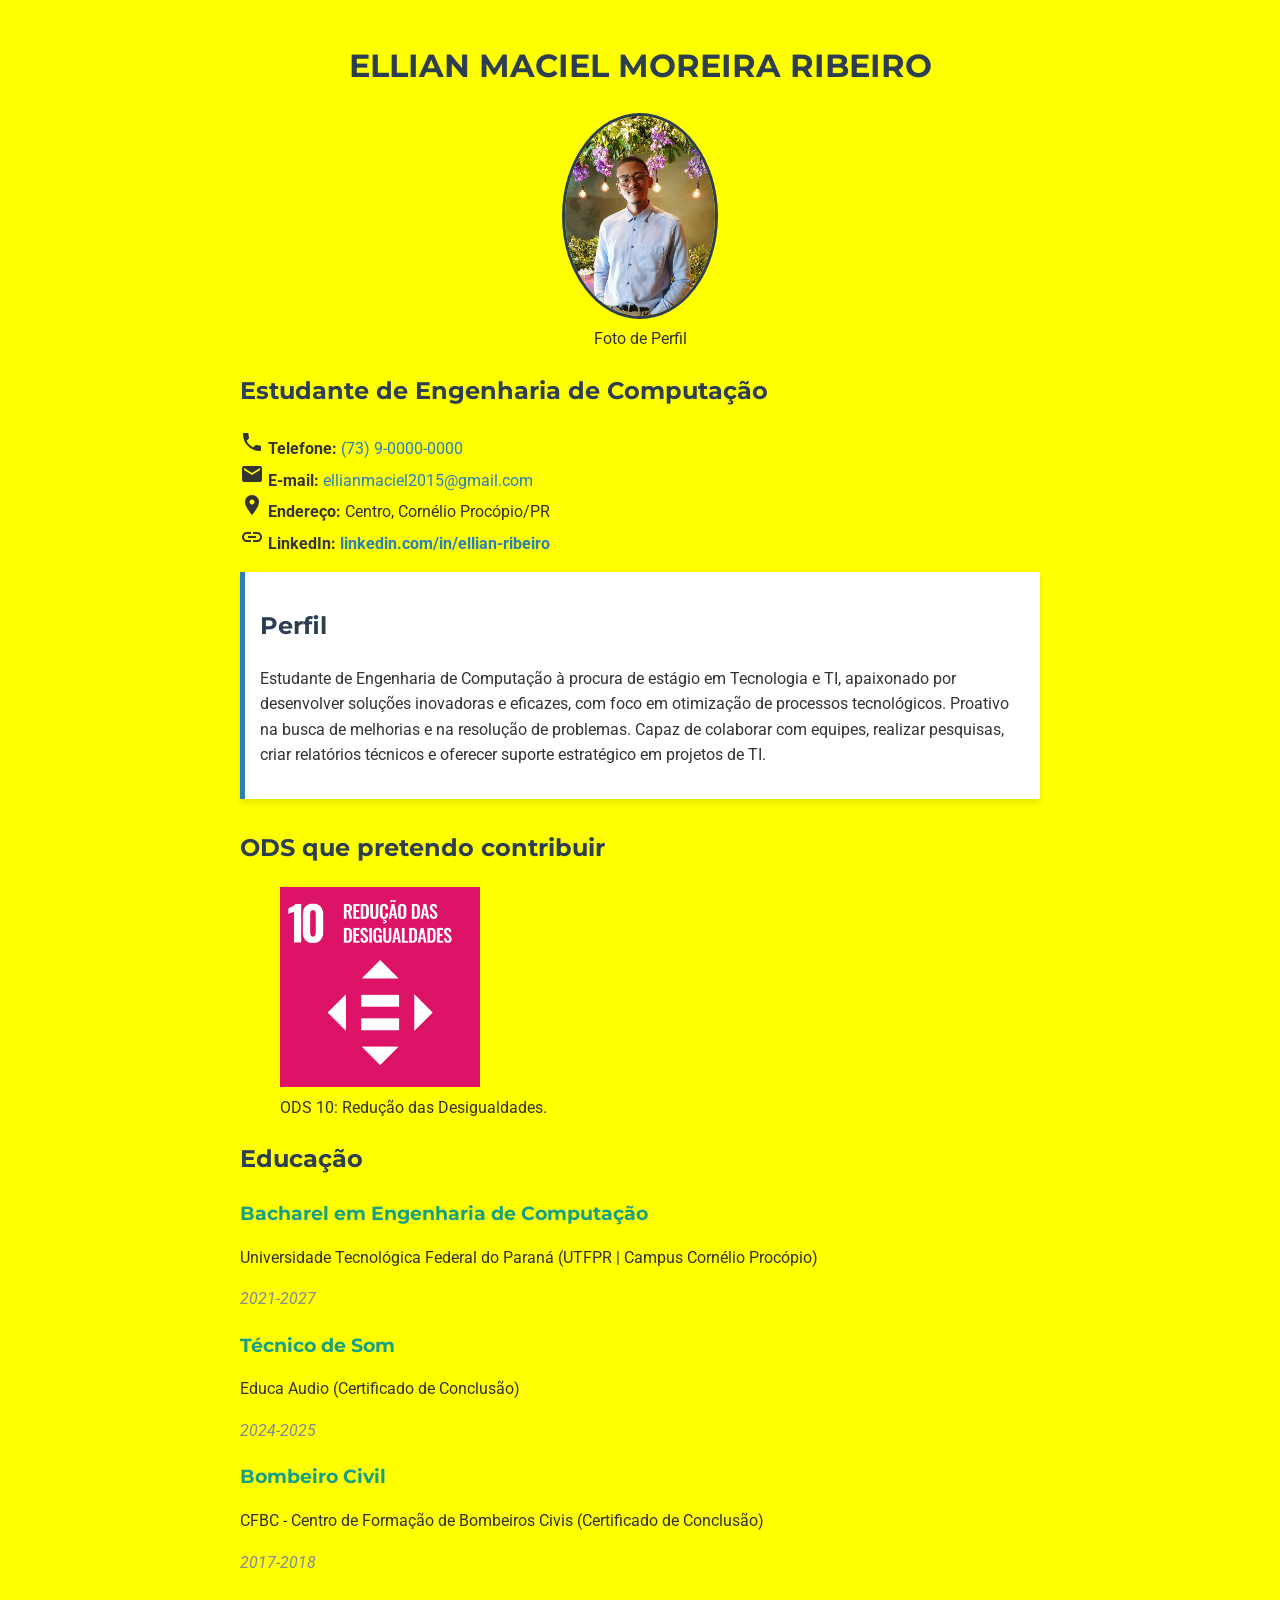
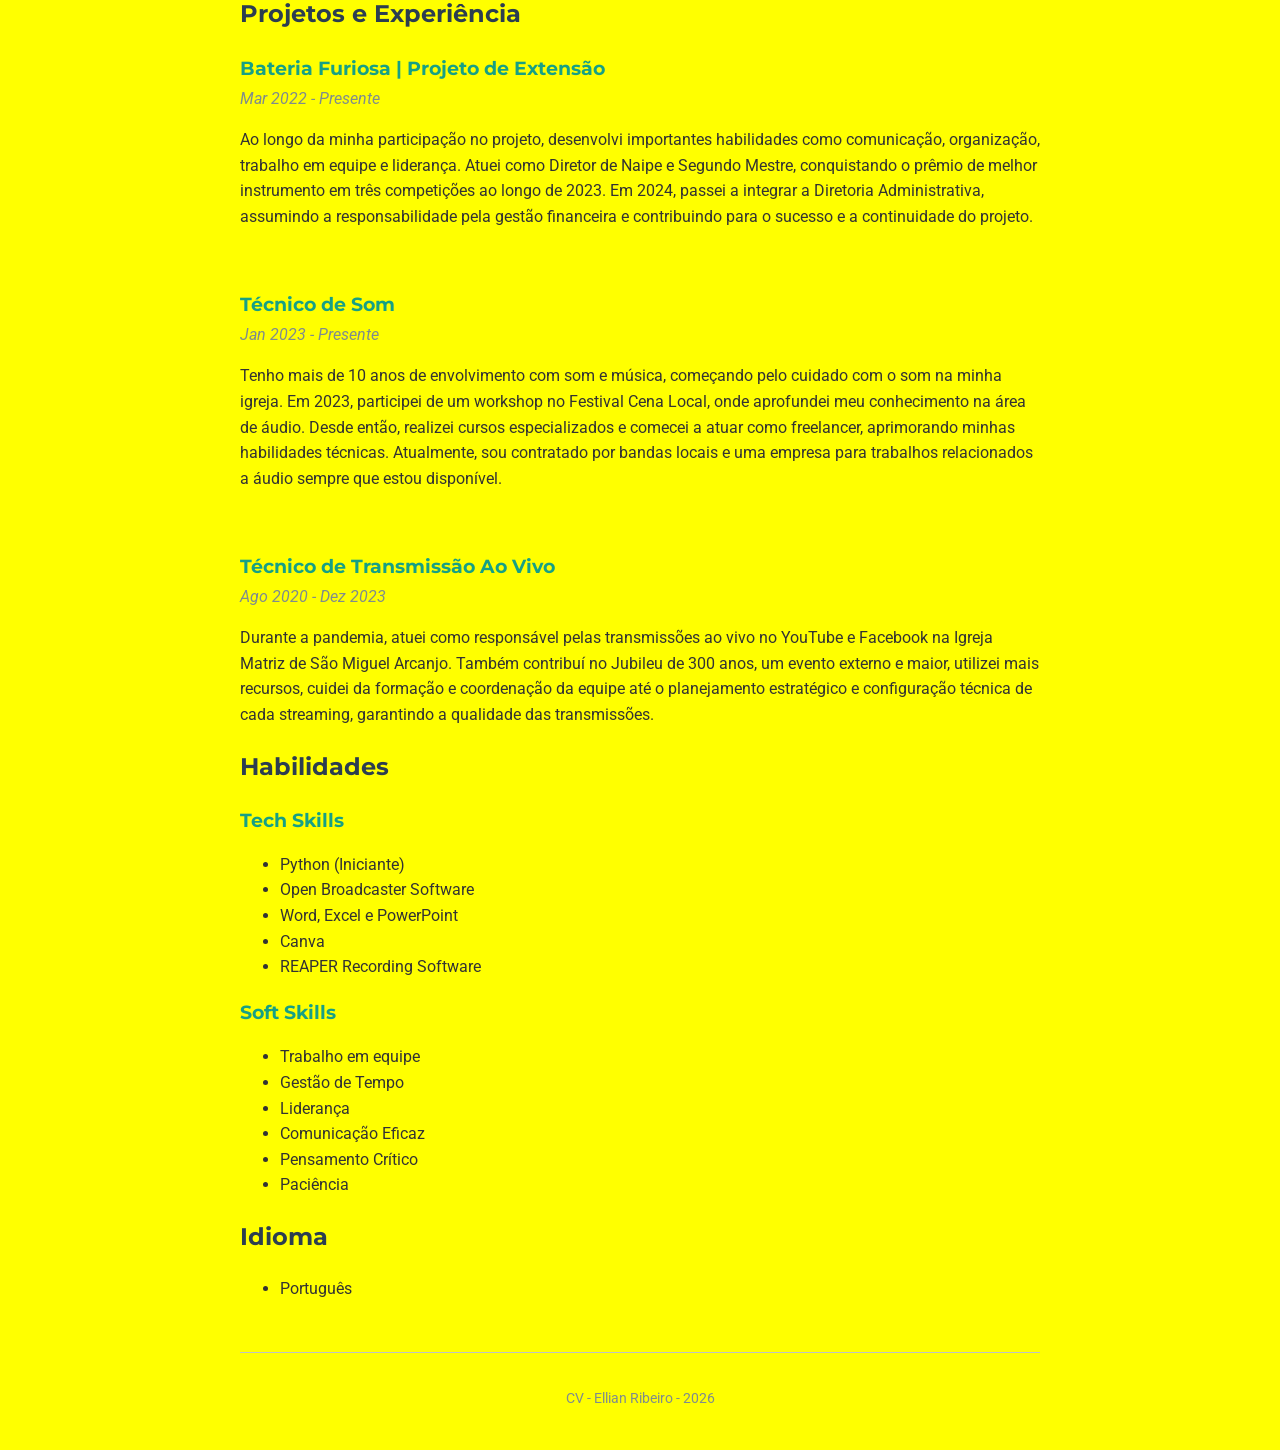
<file: Curriculo_Ellian/index.html>
<!DOCTYPE html>
<html lang="pt-br">
<head>
    <meta charset="UTF-8">
    <meta name="viewport" content="width=device-width, initial-scale=1.0">
    <title>Currículo - Ellian Maciel Moreira Ribeiro</title>
    
    
    <link rel="preconnect" href="https://fonts.googleapis.com">
    <link rel="preconnect" href="https://fonts.gstatic.com" crossorigin>
    <link href="https://fonts.googleapis.com/css2?family=Montserrat:wght@700&family=Roboto:ital,wght@0,400;0,700;1,400&display=swap" rel="stylesheet">
    
    
    <link rel="stylesheet" href="https://fonts.googleapis.com/icon?family=Material+Icons">
    
    
    <link rel="stylesheet" href="css/style.css">
</head>
<body>
    <header id="cabecalho">
        <h1>Ellian Maciel Moreira Ribeiro</h1>
        
        <figure class="foto-perfil">
            <img src="figs/perfil.jpg" alt="Foto de perfil de Ellian Ribeiro" width="150">
            <figcaption>Foto de Perfil</figcaption>
        </figure>

        <h2>Estudante de Engenharia de Computação</h2>
        <p>
            <i class="material-icons">phone</i> <strong>Telefone:</strong> <a href="tel:+5573900000000">(73) 9-0000-0000</a><br>
            <i class="material-icons">email</i> <strong>E-mail:</strong> <a href="mailto:ellianmaciel2015@gmail.com">ellianmaciel2015@gmail.com</a><br>
            <i class="material-icons">location_on</i> <strong>Endereço:</strong> Centro, Cornélio Procópio/PR<br>
            <i class="material-icons">link</i> <strong>LinkedIn:</strong> <a href="https://www.linkedin.com/in/ellian-ribeiro" target="_blank">linkedin.com/in/ellian-ribeiro</a>
        </p>
    </header>

    <main>
        <section id="resumo">
            <h2>Perfil</h2>
            <p>Estudante de Engenharia de Computação à procura de estágio em Tecnologia e TI, apaixonado por desenvolver soluções inovadoras e eficazes, com foco em otimização de processos tecnológicos. Proativo na busca de melhorias e na resolução de problemas. Capaz de colaborar com equipes, realizar pesquisas, criar relatórios técnicos e oferecer suporte estratégico em projetos de TI.</p>
        </section>

        
        <section>
            <h2>ODS que pretendo contribuir</h2>
            <figure>
                <img src="figs/ods10.jpg" alt="Selo do ODS 10 - Redução das Desigualdades" width="200">
                <figcaption>ODS 10: Redução das Desigualdades.</figcaption>
            </figure>
        </section>

        <section>
            <h2>Educação</h2>
            <article>
                <h3 class="instituicao">Bacharel em Engenharia de Computação</h3>
                <p>Universidade Tecnológica Federal do Paraná (UTFPR | Campus Cornélio Procópio)</p>
                <p class="periodo">2021-2027</p>
            </article>
            <article>
                <h3 class="instituicao">Técnico de Som</h3>
                <p>Educa Audio (Certificado de Conclusão)</p>
                <p class="periodo">2024-2025</p>
            </article>
            <article>
                <h3 class="instituicao">Bombeiro Civil</h3>
                <p>CFBC - Centro de Formação de Bombeiros Civis (Certificado de Conclusão)</p>
                <p class="periodo">2017-2018</p>
            </article>
        </section>

        <section>
            <h2>Projetos e Experiência</h2>
            <article>
                <h3 class="instituicao">Bateria Furiosa | Projeto de Extensão</h3>
                <p class="periodo">Mar 2022 - Presente</p>
                <p>Ao longo da minha participação no projeto, desenvolvi importantes habilidades como comunicação, organização, trabalho em equipe e liderança. Atuei como Diretor de Naipe e Segundo Mestre, conquistando o prêmio de melhor instrumento em três competições ao longo de 2023. Em 2024, passei a integrar a Diretoria Administrativa, assumindo a responsabilidade pela gestão financeira e contribuindo para o sucesso e a continuidade do projeto.</p>
            </article>
            <br>
            <article>
                <h3 class="instituicao">Técnico de Som</h3>
                <p class="periodo">Jan 2023 - Presente</p>
                <p>Tenho mais de 10 anos de envolvimento com som e música, começando pelo cuidado com o som na minha igreja. Em 2023, participei de um workshop no Festival Cena Local, onde aprofundei meu conhecimento na área de áudio. Desde então, realizei cursos especializados e comecei a atuar como freelancer, aprimorando minhas habilidades técnicas. Atualmente, sou contratado por bandas locais e uma empresa para trabalhos relacionados a áudio sempre que estou disponível.</p>
            </article>
            <br>
            <article>
                <h3 class="instituicao">Técnico de Transmissão Ao Vivo</h3>
                <p class="periodo">Ago 2020 - Dez 2023</p>
                <p>Durante a pandemia, atuei como responsável pelas transmissões ao vivo no YouTube e Facebook na Igreja Matriz de São Miguel Arcanjo. Também contribuí no Jubileu de 300 anos, um evento externo e maior, utilizei mais recursos, cuidei da formação e coordenação da equipe até o planejamento estratégico e configuração técnica de cada streaming, garantindo a qualidade das transmissões.</p>
            </article>
        </section>

        <section>
            <h2>Habilidades</h2>
            <article>
                <h3 class="instituicao">Tech Skills</h3>
                <ul>
                    <li>Python (Iniciante)</li>
                    <li>Open Broadcaster Software</li>
                    <li>Word, Excel e PowerPoint</li>
                    <li>Canva</li>
                    <li>REAPER Recording Software</li>
                </ul>
            </article>
            <article>
                <h3 class="instituicao">Soft Skills</h3>
                <ul>
                    <li>Trabalho em equipe</li>
                    <li>Gestão de Tempo</li>
                    <li>Liderança</li>
                    <li>Comunicação Eficaz</li>
                    <li>Pensamento Crítico</li>
                    <li>Paciência</li>
                </ul>
            </article>
        </section>

        <section>
            <h2>Idioma</h2>
            <ul>
                <li>Português</li>
            </ul>
        </section>
    </main>

    <footer class="rodape">
        <p>CV - Ellian Ribeiro - 2026</p>
    </footer>
</body>
</html>
</file>
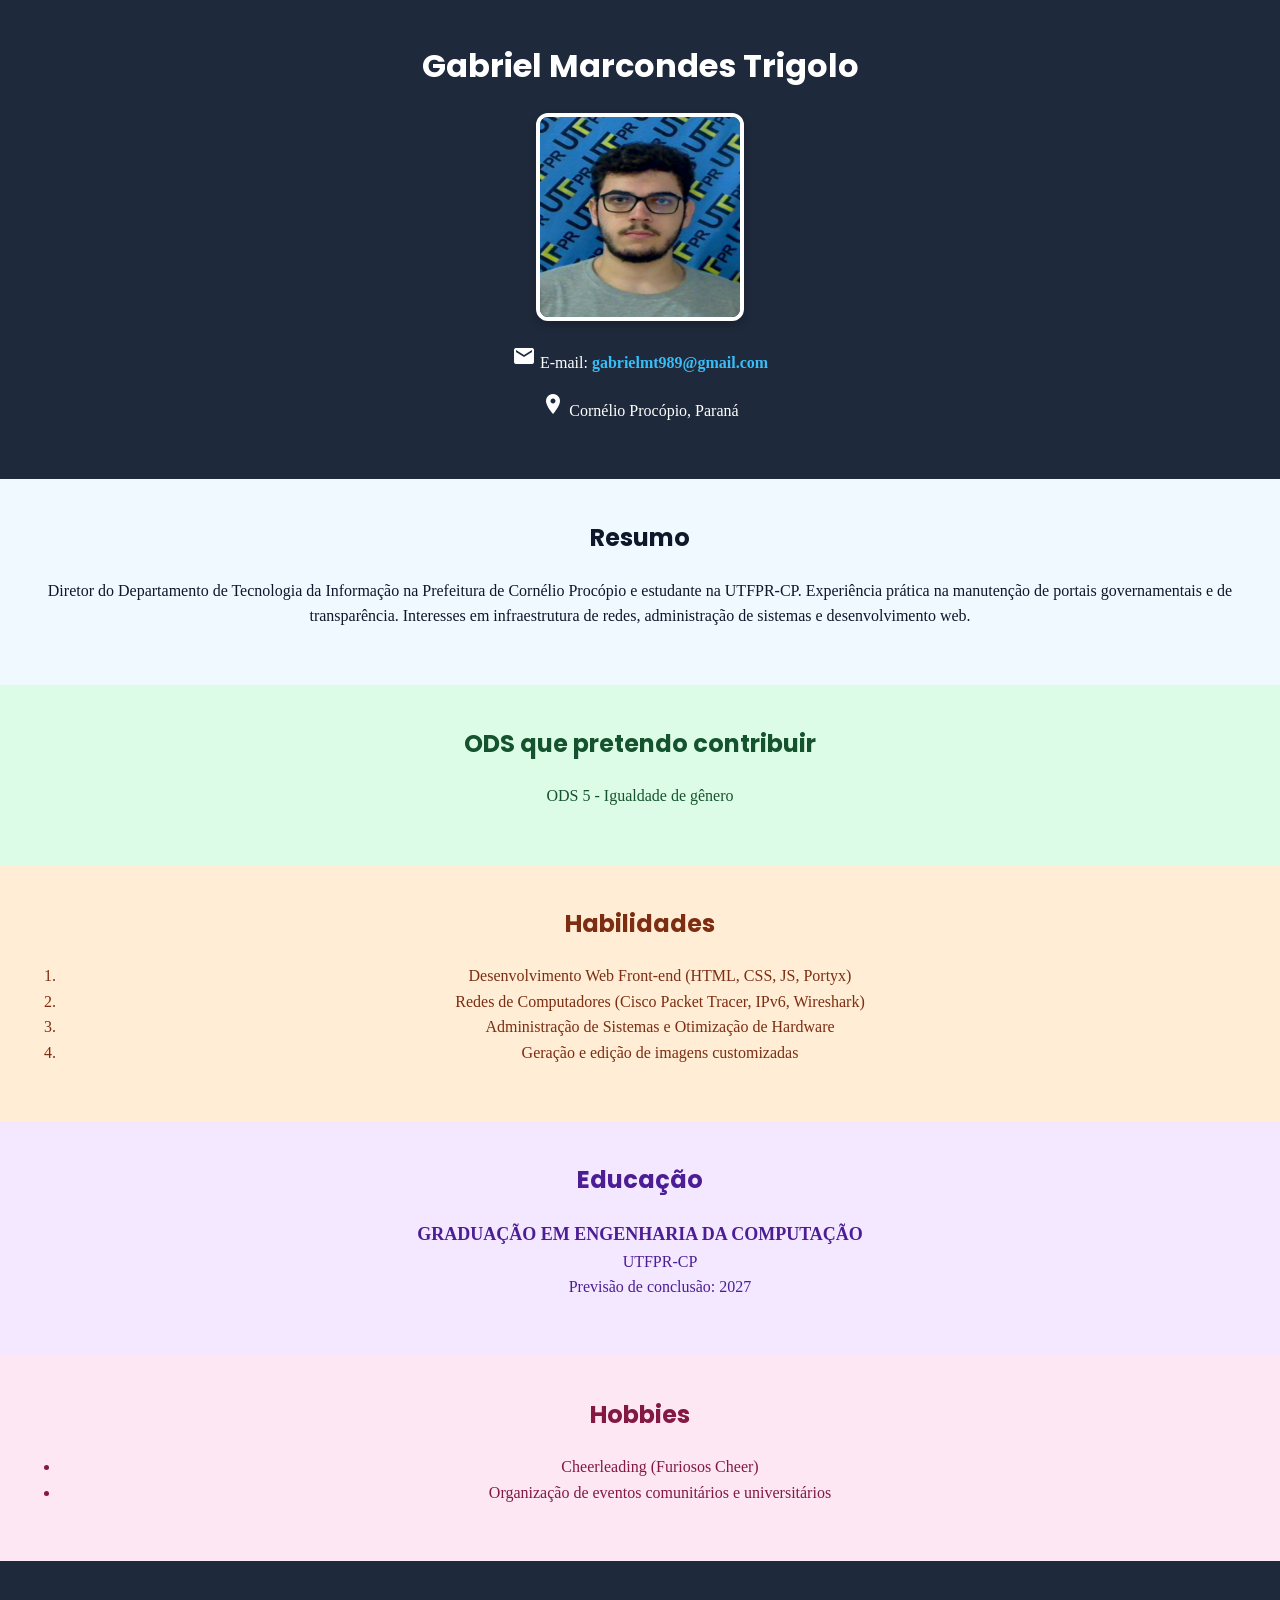
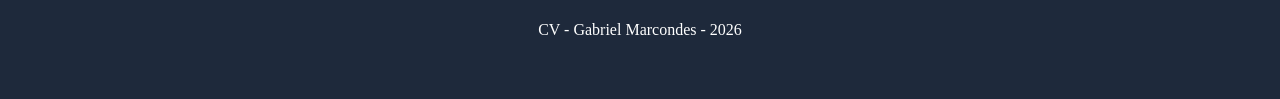
<file: Curriculo_Gabriel/index.html>
<!DOCTYPE html>
<html lang="pt-br">
<head>
    <meta charset="UTF-8">
    <meta name="viewport" content="width=device-width, initial-scale=1.0">
    
    <link rel="preconnect" href="https://fonts.googleapis.com">
    <link rel="preconnect" href="https://fonts.gstatic.com" crossorigin>
    <link href="https://fonts.googleapis.com/css2?family=Poppins:ital,wght@0,400;0,700;1,400&display=swap" rel="stylesheet">
    
    <link rel="stylesheet" href="https://fonts.googleapis.com/icon?family=Material+Icons">
    
    <link rel="stylesheet" href="style.css">
    
    <title>Curriculum Vitae - Gabriel Marcondes Trigolo</title>
</head>
<body>
    <header id="cabecalho">
        <h1>Gabriel Marcondes Trigolo</h1>
        
        <figure class="container-foto">
            <img src="figs/foto.jfif" alt="Foto de perfil de Gabriel Marcondes Trigolo" width="200" height="200" class="foto-perfil">
            
        </figure>

        <nav class="contatos">
            <p><i class="material-icons">email</i> E-mail: <a href="mailto:gabrielmt989@gmail.com">gabrielmt989@gmail.com</a></p>
        </nav>
        <p><i class="material-icons">location_on</i> Cornélio Procópio, Paraná</p>
    </header>

    <main>
        <section id="resumo">
            <h2>Resumo</h2>
            <p>Diretor do Departamento de Tecnologia da Informação na Prefeitura de Cornélio Procópio e estudante na UTFPR-CP. Experiência prática na manutenção de portais governamentais e de transparência. Interesses em infraestrutura de redes, administração de sistemas e desenvolvimento web.</p>
        </section>

        <section id="ods">
            <h2>ODS que pretendo contribuir</h2>
            <p> ODS 5 - Igualdade de gênero </p>
        </section>

        <section id="habilidades">
            <h2>Habilidades</h2>
            <ol>
                <li>Desenvolvimento Web Front-end (HTML, CSS, JS, Portyx)</li>
                <li>Redes de Computadores (Cisco Packet Tracer, IPv6, Wireshark)</li>
                <li>Administração de Sistemas e Otimização de Hardware</li>
                <li>Geração e edição de imagens customizadas</li>
            </ol>
        </section>

        <section id="educacao">
            <h2>Educação</h2>
            <dl>
                <dt class="curso-destaque">Graduação em Engenharia da Computação</dt>
                <dd>UTFPR-CP</dd>
                <dd>Previsão de conclusão: 2027</dd>
            </dl>
        </section>

        <section id="hobbies">
            <h2>Hobbies</h2>
            <ul>
                <li>Cheerleading (Furiosos Cheer)</li>
                <li>Organização de eventos comunitários e universitários</li>
            </ul>
        </section>
    </main>

    <footer id="rodape">
        <p>CV - Gabriel Marcondes - 2026</p>
    </footer>
</body>
</html>
</file>
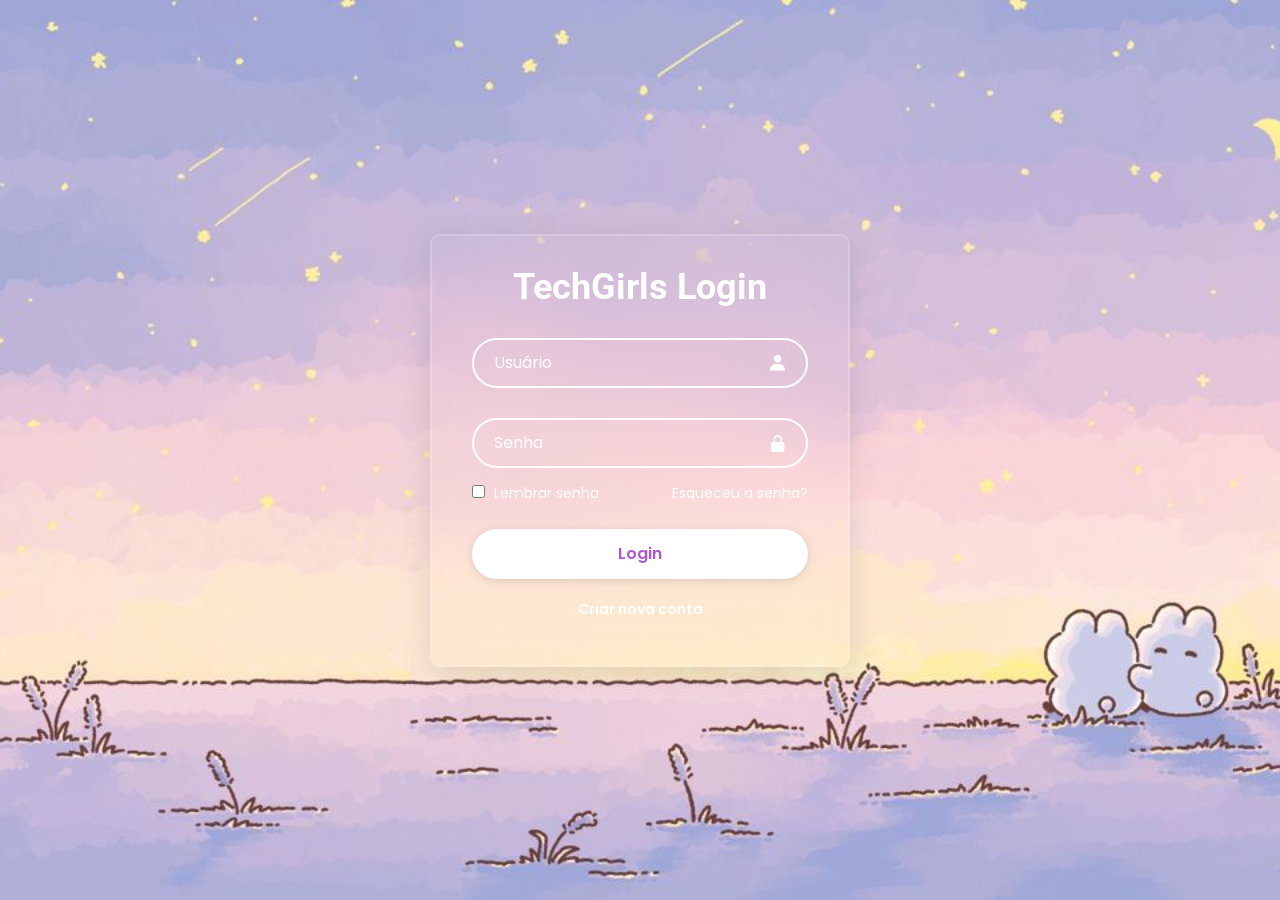
<file: Tela_Login/index.html>
<!DOCTYPE html>
<html lang="pt-br">

<head>
    <meta charset="UTF-8">
    <meta name="viewport" content="width=device-width, initial-scale=1.0">
    <link href='https://unpkg.com/boxicons@2.1.4/css/boxicons.min.css' rel='stylesheet'>
    <link href="https://fonts.googleapis.com/css2?family=Roboto:wght@400;500;700&amp;display=swap" rel="stylesheet">
    <link rel="stylesheet" href="styles.css">

    <title>TechGirls Login</title>
</head>

<body>
    <main class="container"> 
        <form action="../Tela_Principal/index.html" method="GET">
            <h1>TechGirls Login</h1>

            <div class="input-box">
                <input id="email" name="email" placeholder="Usuário" type="email" required>
                <i class="bx bxs-user"></i> 
            </div>

            <div class="input-box">
                <input id="senha" name="senha" placeholder="Senha" type="password" required>
                <i class="bx bxs-lock-alt"></i> 
            </div>

            <div class="lembrar-senha">
                <label>
                    <input type="checkbox">
                    Lembrar senha
                </label>
                <a href="#">Esqueceu a senha?</a>
            </div>

            <button type="submit" class="login">Login</button>

            <div class="registrar-link">
                 <a href="../Tela_Cadastro/Cadastro.html">Criar nova conta</a>
            </div>
        </form>
    </main>
</body>

</html>
</file>
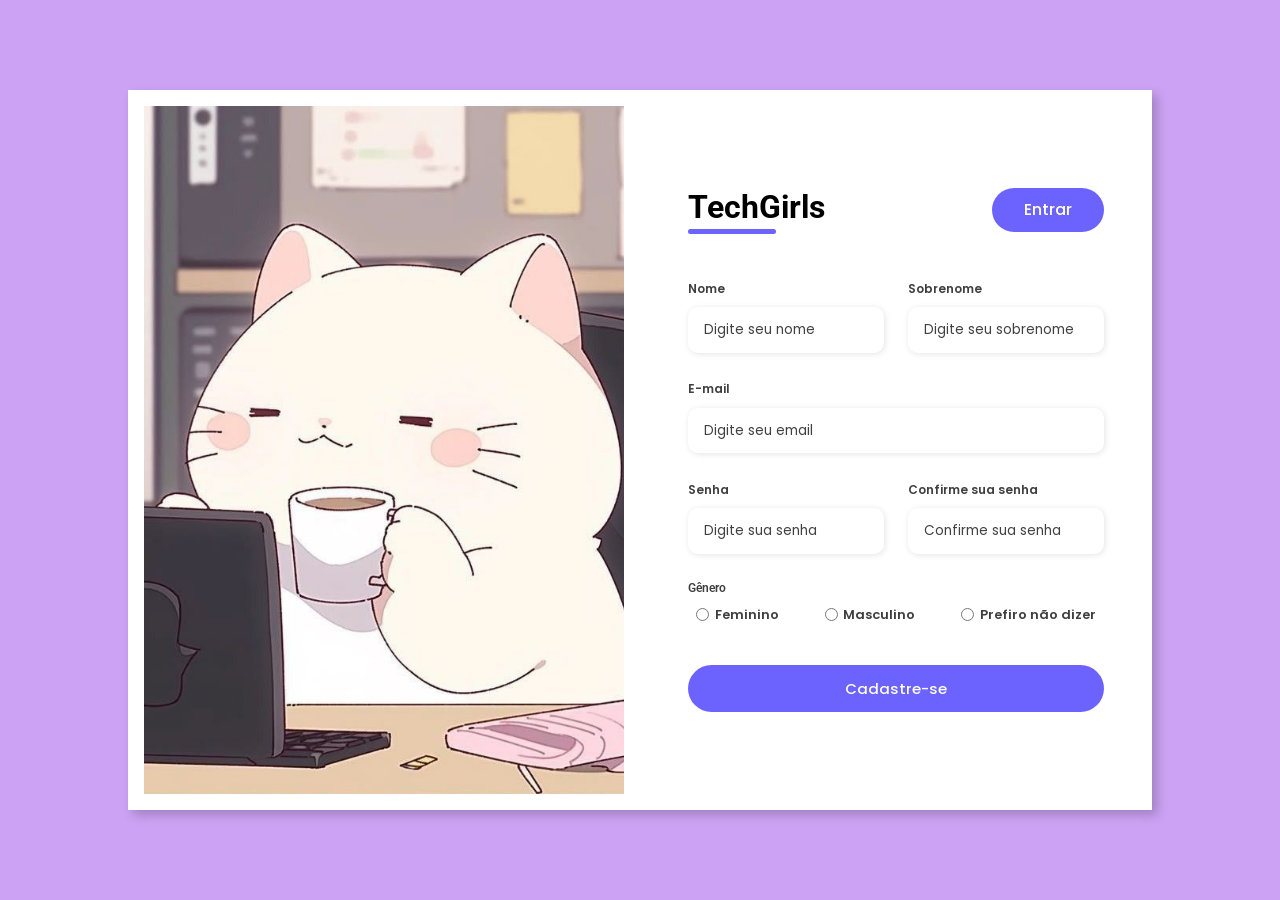
<file: Tela_Cadastro/Cadastro.html>
<!DOCTYPE html>
<html lang="pt-br">
<head>
    <meta charset="UTF-8">
    <meta name="viewport" content="width=device-width, initial-scale=1.0">
    <title>Cadastro</title>
    <link href="https://fonts.googleapis.com/css2?family=Roboto:wght@400;500;700&amp;display=swap" rel="stylesheet">
    <link rel="stylesheet" href="styless2.css">
</head>
<body>
    <main class="container"> 
        <div class="form-img">
            <img src="img/img9.jpg" alt="">
        </div>

        <div class="form">
            <form action="#">
                <div class="form-header">
                    <div class="title">
                        <h1>TechGirls</h1>
                    </div>

                    <div class="login-button">
                        <a href="../Tela_Login/index.html" class="btn-link-entrar">Entrar</a>
                    </div>
                </div>

                <div class="inputs">
                    <div class="input-box w-50">
                        <label for="firstname">Nome</label>
                        <input id="firstname" type="text" name="firstname" placeholder="Digite seu nome" required>
                    </div>

                    <div class="input-box w-50">
                        <label for="lastname">Sobrenome</label>
                        <input id="lastname" type="text" name="lastname" placeholder="Digite seu sobrenome" required>
                    </div>

                    <div class="input-box w-100">
                        <label for="email">E-mail</label>
                        <input id="email" type="email" name="email" placeholder="Digite seu email" required>
                    </div>

                     <div class="input-box w-50">
                        <label for="password">Senha</label>
                        <input id="password" type="password" name="password" placeholder="Digite sua senha" required>
                    </div>

                     <div class="input-box w-50">
                        <label for="Confirmpassword">Confirme sua senha</label>
                        <input id="Confirmpassword" type="password" name="Confirmpassword" placeholder="Confirme sua senha" required>
                    </div>
                </div>

                <div class="gender-inputs">
                    <div class="gender-title">
                        <h6>Gênero</h6>
                    </div>

                    <div class="gender-group">
                        <div class="gender-input">
                            <input type="radio" id="female" name="gender">
                            <label for="female">Feminino</label>
                        </div>

                         <div class="gender-input">
                            <input type="radio" id="male" name="gender">
                            <label for="male">Masculino</label>
                        </div>

                        <div class="gender-input">
                            <input type="radio" id="none" name="gender">
                            <label for="none">Prefiro não dizer</label>
                        </div>
                    </div>
                </div>

                <div class="button-cadastrar">
                    <a href="../Tela_Login/index.html" class="btn-link-cadastrar">Cadastre-se</a>
                </div>
            </form>

        </div>
    </main>
</body>
</html>
</file>
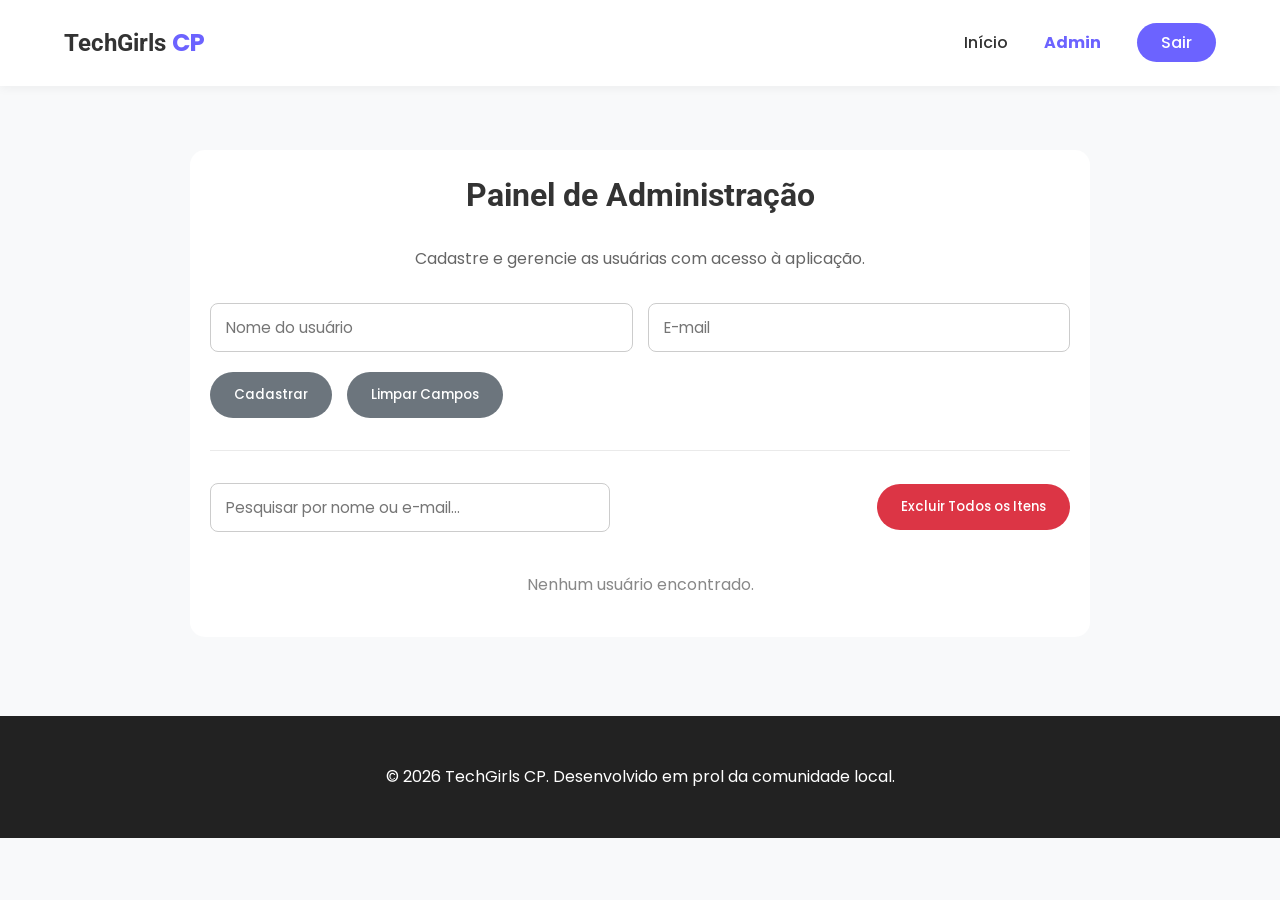
<file: Tela_Principal/adm.html>
<!doctype html>
<html lang="pt-BR">
  <head>
    <meta charset="UTF-8" />
    <meta name="viewport" content="width=device-width, initial-scale=1.0" />
    <title>TechGirls CP - Administração</title>
  
    <link href="https://fonts.googleapis.com/css2?family=Roboto:wght@400;500;700&amp;display=swap" rel="stylesheet">
    <link rel="stylesheet" href="style_Principal.css" />
    <style>
      /* estilos unitarios para organizar inputs */
      .adm-form-group { display: flex; gap: 15px; margin-bottom: 20px; flex-wrap: wrap; }
      .adm-input { flex: 1; min-width: 200px; padding: 12px 15px; border: 1px solid #ccc; border-radius: 8px; outline: none; font-size: 0.95rem; }
      .adm-input:focus { border-color: var(--primary-color); }
      .adm-buttons { display: flex; gap: 15px; margin-bottom: 30px; }
      .btn-danger { background-color: #dc3545; color: #fff; border: none; padding: 0.8rem 1.5rem; border-radius: 50px; cursor: pointer; font-weight: 500; }
      .btn-danger:hover { background-color: #c82333; }
      .btn-limpar { background-color: #6c757d; color: #fff; border: none; padding: 0.8rem 1.5rem; border-radius: 50px; cursor: pointer; font-weight: 500; }
      .btn-limpar:hover { background-color: #545b62; }
      
      /* formatacao da lista nao ordenada */
      .adm-lista { list-style: none; padding: 0; margin-top: 20px; text-align: left; }
      .adm-item { background: #fdfdfd; border: 1px solid #eee; margin-bottom: 10px; padding: 15px; border-radius: 8px; display: flex; justify-content: space-between; align-items: center; box-shadow: 0 2px 4px rgba(0,0,0,0.02); }
      .adm-item-info span { display: block; font-size: 0.95rem; color: #333; }
      .adm-item-data { font-size: 0.8rem; color: #888; margin-bottom: 4px; font-weight: 600; }
    </style>
  </head>
  <body>
    
    <header class="main-header">
      <div class="logo">
        <h1>TechGirls <span>CP</span></h1>
      </div>
      <nav class="navbar">
        <a href="index.html">Início</a>
        <a href="adm.html" style="color: var(--primary-color); font-weight: 700;">Admin</a>
        <a href="../Tela_Login/index.html" class="nav-btn">Sair</a>
      </nav>
    </header>

    <main style="padding: 4rem 5%; min-height: 70vh;">
      <div class="about-container" style="max-width: 900px; text-align: left;">
        <h3 style="margin-bottom: 1.5rem; text-align: center;">Painel de Administração</h3>
        <p style="margin-bottom: 2rem; text-align: center; color: #666;">Cadastre e gerencie as usuárias com acesso à aplicação.</p>

        <!-- sequencia de cadastro -->
        <form id="formAdm" onsubmit="cadastrar_usuario(event)">
          <div class="adm-form-group">
            <input type="text" id="nomeInput" class="adm-input" placeholder="Nome do usuário" required />
            <input type="email" id="emailInput" class="adm-input" placeholder="E-mail" required />
          </div>
          <div class="adm-buttons">
            <button type="submit" class="btn-limpar">Cadastrar</button>
            <button type="button" class="btn-limpar" onclick="limpar_campos()">Limpar Campos</button>
          </div>
        </form>

        <hr style="border: 0; border-top: 1px solid #eaeaea; margin: 2rem 0;" />

      
        <div style="display: flex; justify-content: space-between; align-items: center; gap: 15px; flex-wrap: wrap; margin-bottom: 15px;">
          <input type="text" id="pesquisaInput" class="adm-input" placeholder="Pesquisar por nome ou e-mail..." oninput="pesquisar_item()" style="max-width: 400px;" />
          <button type="button" class="btn-danger" onclick="excluir_tudo()">Excluir Todos os Itens</button>
        </div>

        <!-- lista nao ordenada dos itens -->
        <ul id="listaUsuarios" class="adm-lista"></ul>
      </div>
    </main>

    
    <footer class="main-footer">
      <div class="footer-content">
        <p>&copy; 2026 TechGirls CP. Desenvolvido em prol da comunidade local.</p>
      </div>
    </footer>

    <!-- import do js -->
    <script src="adm.js"></script>
  </body>
</html>
</file>
<file: Curriculo_Ellian/css/style.css>
/*1. SELETOR POR ELEMENTO*/

body {
    /* Cores contrastantes (fundo claro, letra escura) */
    background-color: yellow;
    color: #333333;
    /* Fonte externa 1 */
    font-family: 'Roboto', sans-serif; 
    line-height: 1.6;
    margin: 40px auto;
    max-width: 800px;
    padding: 0 20px;
}

h1, h2, h3 {
    /* Fonte externa 2 e Estilo 1 (Negrito) */
    font-family: 'Montserrat', sans-serif;
    font-weight: 700; 
    color: #2c3e50;
}

h1 {
    text-align: center;
    text-transform: uppercase;
}

/*2. SELETOR POR PSEUDO-CLASSE*/
a {
    color: #2980b9;
    /* Decoração de texto 1: Remover sublinhado padrão */
    text-decoration: none; 
}

/* Mudando a cor e decoração ao passar o mouse */
a:hover {
    color: #e74c3c;
    /* Decoração de texto 2: Colocar sublinhado ao passar o mouse */
    text-decoration: underline; 
}

/*3. SELETOR POR ATRIBUTO*/
/* Seleciona apenas links que abrem em nova aba (O seu LinkedIn) */
a[target="_blank"] {
    font-weight: bold;
}

/*4. SELETOR POR ID*/
#resumo {
    background-color: #ffffff;
    border-left: 5px solid #2980b9;
    padding: 15px;
    box-shadow: 0 4px 6px rgba(0,0,0,0.1);
    margin-bottom: 30px;
}

/*5. SELETOR POR CLASSE*/
.instituicao {
    color: #16a085;
    margin-bottom: 2px;
}

.periodo {
    /* Estilo 2: Itálico */
    font-style: italic; 
    color: #7f8c8d;
    margin-top: 0;
}

.foto-perfil {
    text-align: center;
}

.foto-perfil img {
    border-radius: 50%;
    border: 3px solid #2c3e50;
}

.rodape {
    text-align: center;
    margin-top: 50px;
    padding-top: 20px;
    border-top: 1px solid #bdc3c7;
    font-size: 0.9em;
    color: #7f8c8d;
}
</file>
<file: Curriculo_Gabriel/style.css>
body {
    font-family: 'Georgia', serif; 
    margin: 0;
    padding: 0;
    color: #333333;
    line-height: 1.6;
}

h1, h2 {
    font-family: 'Poppins', sans-serif;
    font-weight: bold; 
    margin-top: 0;
}

section, header, footer {
    padding: 40px 20px;
    text-align: center; 
}


#cabecalho, #rodape {
    background-color: #1e293b; 
    color: #ffffff; 
}


#resumo {
    background-color: #f0f9ff; 
    color: #0f172a;
}

#ods {
    background-color: #dcfce7;
    color: #14532d;
}

#habilidades {
    background-color: #ffedd5; 
    color: #7c2d12;
}

#educacao {
    background-color: #f3e8ff; 
    color: #4c1d95;
}

#hobbies {
    background-color: #fce7f3;
    color: #831843;
}


.foto-perfil {
    border-radius: 50%; 
    border: 4px solid #ffffff;
    box-shadow: 0 4px 8px rgba(0,0,0,0.2);
}

.legenda {
    font-style: italic; 
    font-size: 14px;
    margin-top: 8px;
    color: #555555;
}

.curso-destaque {
    font-weight: bold;
    font-size: 18px;
    text-transform: uppercase;
}





a[href^="mailto:"] {
    color: #38bdf8; 
    font-weight: bold;
}


img[alt] {
    border-radius: 12px; 
}



a {
    color: #2563eb;
    text-decoration: none; 
    transition: color 0.3s ease;
}


a:hover {
    color: #ef4444;
    text-decoration: underline; 
}


#cabecalho a:hover {
    color: #bae6fd;
}
</file>
<file: Tela_Login/styles.css>
@import url('https://fonts.googleapis.com/css2?family=Poppins:ital,wght@0,100;0,200;0,300;0,400;0,500;0,600;0,700;0,800;0,900;1,100;1,200;1,300;1,400;1,500;1,600;1,700;1,800;1,900&display=swap');
*{
    margin: 0;
    padding: 0;
    box-sizing: border-box;
    font-family: "Poppins", sans-serif;
}


h1, h2, h3, h4, h5, h6 {
    font-family: "Roboto", sans-serif;
}

body{
    display: flex;
    justify-content: center;
    align-items: center;
    min-height: 100vh;
    background: url('./img12.jpg');
    background-size: cover;
    background-position: center;
    padding: 20px;
}

.container{
    width: 100%;
    max-width: 420px;
    background-color: transparent;
    border: 2px solid rgba(255, 255, 255, .2);
    border-radius: 10px;
    color: #fff;
    padding: 30px 40px;
    box-shadow: rgba(100, 100, 111, 0.2) 0px 7px 29px 0px;
    backdrop-filter: blur(30px);
}

.container h1{
    font-size: 36px;
    text-align: center;
}

.input-box{
    position: relative;
    width: 100%;
    height: 50px;
    margin: 30px 0;
}

.input-box input{
    width: 100%;
    height: 100%;
    background-color: transparent;
    border: 2px solid #fff;
    border-radius: 40px ;
    outline: none;
    font-size: 16px;
    color: #fff;
    padding: 20px 45px 20px 20px;
}

.input-box input::placeholder{
    color: #fff;
}

.input-box i{
    position: absolute;
    right: 20px;
    top: 50%;
    transform: translateY(-50%);
    font-size: 20px;
}

.lembrar-senha{
    display: flex;
    justify-content: space-between;
    margin: -15px 0 15px;
    font-size: 14px;
}

.lembrar-senha label input{
    margin-right: 5px;
}

.lembrar-senha a{
    text-decoration: none;
    color:#fff;
}

.lembrar-senha a:hover{
    text-decoration: underline;
}

.login{
    width: 100%;
    height: 50px;
    background-color: #fff;
    border: none;
    border-radius: 40px;
    cursor: pointer;
    font-size: 16px;
    color: #ac59cf;
    font-weight: 600;
    box-shadow: rgba(99, 99, 99, 0.2) 0px 2px 8px 0px;
    margin-top: 10px;
}

.login:hover {
    background-color: transparent;
    border: 2px solid rgba(0, 0, 0, 0.25) 0px 54px 55px, rgba(0, 0, 0, 0.12) 0px -12px 30px, rgba(0, 0, 0, 0.12) 0px 4px 6px, rgba(0, 0, 0, 0.17) 0px 12px 13px, rgba(0, 0, 0, 0.09) 0px -3px 5px;
    color: #fff;
    transition: 0.5s;
}

.registrar-link{
    font-size: 14px;
    text-align: center;
    margin: 20px 0 15px;
}

.registrar-link a{
    text-decoration: none;
    color: #fff;
    font-weight: 600;
}

.registrar-link a:hover{
    text-decoration: underline;
}


@media screen and (max-width: 450px) {
    .container {
        padding: 30px 20px;
    }
    
    .container h1 {
        font-size: 28px;
    }

    .lembrar-senha {
        flex-direction: column;
        gap: 10px;
        margin: -10px 0 20px;
    }
}
</file>
<file: Tela_Cadastro/styless2.css>
@import url('https://fonts.googleapis.com/css2?family=Poppins:ital,wght@0,100;0,200;0,300;0,400;0,500;0,600;0,700;0,800;0,900;1,100;1,200;1,300;1,400;1,500;1,600;1,700;1,800;1,900&display=swap');

*{
    margin: 0;
    padding: 0;
    box-sizing: border-box;
    font-family: "Poppins", sans-serif;
}

h1, h2, h3, h4, h5, h6 {
    font-family: "Roboto", sans-serif;
}

body{
    width: 100%;
    height: 100vh;
    display: flex;
    justify-content: center;
    align-items: center;
    background-color: #cca2f4;
}

.container{
    width: 80%;
    min-height: 80vh;
    display: flex;
    box-shadow: 5px 5px 10px rgba(0, 0, 0, .212);
}

.form-img{
    width: 50%;
    display: flex;
    justify-content: center;
    align-items: center;
    background-color: #fff;
    padding: 1rem;
}

.form-img img{
    width: 100%;
    height: 100%;
    object-fit: cover;
    object-position: center;
}

.form{
    width: 50%;
    display: flex;
    justify-content: center;
    align-items: center;
    flex-direction: column;
    background-color: #fff;
    padding: 2rem 3rem
}

.form form {
    width: 100%;
}
.form-header h1 {
    position: relative; 
    font-size: 2rem;
}

.form-header h1::after {
    content: '';
    display: block;
    width: 5.5rem;
    height: 0.3rem;
    background-color: #6c63ff;
    margin: 0; 
    position: absolute;
    bottom: -8px; 
    border-radius: 10px;
}

.form-header{
    margin-bottom: 3rem;
    display: flex;
    justify-content: space-between;
}

.login-button{
    display: flex;
    align-items: center;
}


.btn-link-entrar{
    background-color: #6c63ff;
    padding: 0.6rem 2rem;
    border-radius: 50px;
    text-decoration: none;
    font-weight: 500;
    color: #fff;
    transition: 0.5s;
}

.btn-link-entrar:hover{
    background-color: #574feff1;
    box-shadow: rgba(0, 0, 0, 0.3) 0px 10px 20px;
}

.form-header h1::after{
    content: '';
    display: block;
    width: 5.5rem;
    height: 0.3rem;
    background-color: #6c63ff;
    margin: 0 auto;
    position: absolute;
    border-radius: 10px;
}

.inputs {
    display: grid;
    grid-template-columns: repeat(2, minmax(0, 1fr)); 
    gap: 0 1.5rem; 
    width: 100%;
}

.input-box {
    display: flex;
    flex-direction: column;
    margin-bottom: 1.1rem;
}

.w-50 {
    grid-column: span 1;
}

.w-100 {
    grid-column: span 2;
}

.input-box input {
    width: 100%;
    max-width: 100%;
    margin: 0.6rem 0;
    padding: 0.8rem 1rem; 
    border: none;
    border-radius: 10px;
    box-shadow: 1px 1px 6px #0000001c;
    font-size: 0.85rem; 
    box-sizing: border-box; 
}

.input-box input:hover {
    background-color: #eeeeee75;
}

.input-box input:focus-visible {
    outline: 1px solid #6c63ff;
}

.input-box label,
.gender-title h6 {
    font-size: 0.75rem;
    font-weight: 600;
    color: #000000c0;
}

.input-box input::placeholder {
    color: #000000be;
}

.gender-group {
    display: flex;
    justify-content: space-between;
    margin-top: 0.62rem;
    padding: 0 .5rem;
}

.gender-input {
    display: flex;
    align-items: center;
}

.gender-input input {
    margin-right: 0.35rem;
}

.gender-input label {
    font-size: 0.81rem;
    font-weight: 600;
    color: #000000c0;
}


.btn-link-cadastrar {
    display: block;
    text-align: center;
    width: 100%;
    margin-top: 2.5rem;
    background-color: #6c63ff;
    padding: 0.8rem 0;
    border-radius: 50px;
    text-decoration: none;
    font-size: 0.93rem;
    font-weight: 500;
    color: #fff;
    transition: 0.5s;
}

.btn-link-cadastrar:hover {
    background-color: #574feff1;
    box-shadow: rgba(0, 0, 0, 0.3) 0px 10px 20px;
}



@media screen and (max-width: 1064px) {
    .container {
        width: 95%;
        min-height: auto;
        flex-direction: column; 
    }

    .form-img, .form {
        width: 100%;
    }

    .form {
        padding: 2rem; 
    }

    .inputs {
        grid-template-columns: 1fr; 
        gap: 0;
    }

    .w-50, .w-100 {
        grid-column: span 1;
    }

    .gender-group {
        flex-direction: column;
        align-items: flex-start;
        gap: 0.8rem; 
        margin-top: 0.8rem;
    }
}
</file>
<file: Tela_Principal/style_Principal.css>
@import url('https://fonts.googleapis.com/css2?family=Poppins:wght@300;400;500;600;700&display=swap');

/* ==========================================================================
   1. RESET PADRÃO & CONFIGURAÇÕES GERAIS
   ========================================================================== */
* {
    margin: 0;
    padding: 0;
    box-sizing: border-box;
    font-family: "Poppins", sans-serif;
}

h1, h2, h3, h4, h5, h6 {
    font-family: "Roboto", sans-serif;
}

:root {
    --primary-color: #6c63ff;     
    --hover-color: #574fef;       
    --bg-light: #f8f9fa;          
    --bg-purple-gradient: #cca2f4;
    --text-dark: #333333;         
}

body {
    background-color: var(--bg-light);
    color: var(--text-dark);
    line-height: 1.6;
}

/* ==========================================================================
   2. CABEÇALHO (HEADER) & MENU DE NAVEGAÇÃO
   ========================================================================== */
.main-header {
    display: flex;
    justify-content: space-between;
    align-items: center;
    padding: 1.5rem 5%;
    background-color: #fff;
    box-shadow: 0 2px 10px rgba(0,0,0,0.05);
    position: sticky;
    top: 0;
    z-index: 100;
}

.logo h1 {
    font-size: 1.5rem;
    color: var(--text-dark);
}

.logo h1 span {
    color: var(--primary-color);
}

.navbar a {
    text-decoration: none;
    color: var(--text-dark);
    margin-left: 2rem;
    font-weight: 500;
    transition: color 0.3s;
}

.navbar a:hover {
    color: var(--primary-color);
}

.navbar .nav-btn {
    background-color: var(--primary-color);
    color: #fff;
    padding: 0.5rem 1.5rem;
    border-radius: 50px;
}

.navbar .nav-btn:hover {
    background-color: var(--hover-color);
    color: #fff;
}

/* ==========================================================================
   3. BANNER PRINCIPAL (HERO SECTION)
   ========================================================================== */
.hero {
    display: flex;
    align-items: center;
    justify-content: space-between;
    padding: 5rem 5%;
    background: linear-gradient(135deg, #fff 60%, var(--bg-purple-gradient) 100%);
}

.hero-content {
    max-width: 50%;
}

.hero-content h2 {
    font-size: 2.8rem;
    line-height: 1.2;
    margin-bottom: 1.5rem;
}

.hero-content p {
    font-size: 1.1rem;
    margin-bottom: 2rem;
    color: #555;
}

.hero-buttons a {
    text-decoration: none;
    padding: 0.8rem 2rem;
    border-radius: 50px;
    font-weight: 500;
    display: inline-block;
    margin-right: 1rem;
    transition: all 0.3s;
}

.btn-primary {
    background-color: var(--primary-color);
    color: #fff;
}

.btn-primary:hover {
    background-color: var(--hover-color);
    box-shadow: rgba(0, 0, 0, 0.2) 0px 10px 20px;
}

.btn-secondary {
    border: 2px solid var(--primary-color);
    color: var(--primary-color);
}

.btn-secondary:hover {
    background-color: var(--primary-color);
    color: #fff;
}

.hero-img {
    width: 45%;
}

.hero-img img {
    width: 100%;
    border-radius: 20px;
    box-shadow: 0 10px 30px rgba(0,0,0,0.1);
}

/* ==========================================================================
   4. SEÇÃO SOBRE O PROJETO (ABOUT)
   ========================================================================== */
.about-section {
    padding: 5rem 5%;
    text-align: center;
    background-color: #fff;
}

.about-container {
    max-width: 800px;
    margin: 0 auto;
    background-color: #fff;
    border-radius: 15px;
    padding: 20px;
}

.about-container h3 {
    font-size: 2rem;
    margin-bottom: 1.5rem;
}

.about-container p span {
    color: var(--primary-color);
    font-weight: 600;
}

.benefits {
    display: flex;
    justify-content: center;
    gap: 3rem;
    margin-top: 3rem;
}

.benefit-item {
    display: flex;
    flex-direction: column;
    align-items: center;
}

.benefit-item i {
    font-size: 2.5rem;
    color: var(--primary-color);
    margin-bottom: 1rem;
}

.benefit-item span {
    font-weight: 500;
}

/* ==========================================================================
   5. CARDS DE CURSOS GRATUITOS (GRID)
   ========================================================================== */
.courses-section {
    padding: 5rem 5%;
}

.courses-section h3 {
    text-align: center;
    font-size: 2rem;
    margin-bottom: 3rem;
}

.courses-grid {
    display: grid;
    grid-template-columns: repeat(auto-fit, minmax(250px, 1fr));
    gap: 2rem;
}

/* Transforma o card em um link bloco e remove sublinhados gerais */
.course-card {
    display: block; 
    text-decoration: none; 
    background-color: #fff;
    border-radius: 15px;
    overflow: hidden;
    box-shadow: 0 5px 15px rgba(0,0,0,0.05);
    transition: transform 0.3s;
}

.course-card:hover {
    transform: translateY(-5px);
    box-shadow: 0 8px 20px rgba(108, 99, 255, 0.15); 
}

/* Ajuste da imagem para se comportar como um logo centralizado */
.course-card img {
    width: 100%;
    height: 120px; 
    object-fit: contain; 
    padding: 25px 25px 0 25px; 
}

/* Formatação do Título (Nome da linguagem) */
.course-card h4 {
    padding: 1.5rem 1.5rem 0.5rem; /* Devolve o espaço interno para não colar nas bordas */
    font-size: 1.2rem;
    color: #007bff; /* Deixa o nome da linguagem em azul */
    text-decoration: none; /* Garante que não terá sublinhado */
}

/* Formatação do Parágrafo (Descrição do curso) */
.course-card p {
    padding: 0 1.5rem 1.5rem; /* Alinha perfeitamente com o título */
    font-size: 0.9rem;
    color: #666; /* Mantém a cor cinza escuro suave para leitura */
    text-decoration: none; /* Garante que não terá sublinhado */
}

/* ==========================================================================
   6. SEÇÃO: CURSOS DA UTFPR
   ========================================================================== */
.utfpr-section {
    padding: 5rem 5%;
    background-color: #fff; 
}

.utfpr-container {
    width: 100%;
    max-width: 1100px;
    margin: 0 auto;
    text-align: center;
}

.utfpr-content h2 {
    font-size: 2rem;
    font-weight: 700;
    margin-bottom: 1.5rem;
}

.utfpr-content p {
    font-size: 1.1rem;
    max-width: 850px;
    margin: 0 auto 1rem;
    color: #555;
}

.utfpr-grid {
    display: grid;
    grid-template-columns: repeat(3, 1fr); 
    gap: 2rem;
    margin: 3rem 0;
}

.utfpr-card {
    background-color: var(--bg-light); 
    border: 1px solid rgba(0,0,0,0.05);
    border-radius: 15px;
    padding: 2.5rem 1.5rem;
    box-shadow: 0 4px 10px rgba(0,0,0,0.02);
    transition: transform 0.3s ease, box-shadow 0.3s ease;
}

.utfpr-card:hover {
    transform: translateY(-5px);
    box-shadow: 0 8px 20px rgba(108, 99, 255, 0.1); 
}

.utfpr-card i {
    font-size: 2.5rem;
    margin-bottom: 1.2rem;
    color: var(--primary-color); 
}

.utfpr-card h4 {
    font-size: 1.2rem;
    font-weight: 600;
    margin-bottom: 0.7rem;
}

.utfpr-card p {
    font-size: 0.95rem;
    color: #666;
    line-height: 1.5;
}

.btn-utfpr {
    display: inline-block;
    text-decoration: none;
    background-color: var(--primary-color);
    color: #fff;
    padding: 0.8rem 2.5rem;
    border-radius: 50px;
    font-weight: 600;
    font-size: 15px;
    box-shadow: rgba(0, 0, 0, 0.1) 0px 4px 12px;
    transition: all 0.3s ease;
}

.btn-utfpr:hover {
    background-color: var(--hover-color);
    box-shadow: rgba(108, 99, 255, 0.3) 0px 8px 20px;
}

/* ==========================================================================
   7. DEPOIMENTOS DE ALUNAS
   ========================================================================== */
.testimonials-section {
    padding: 5rem 5%;
    text-align: center;
}

.testimonials-section h3 {
    font-size: 2rem;
    margin-bottom: 25px;
}

.testimonial-box {
    max-width: 700px;
    margin: 0 auto;
    background-color: #fff;
    padding: 30px;
    border-radius: 15px;
    box-shadow: 0 4px 15px rgba(0, 0, 0, 0.02);
}

.testimonial-box p {
    font-style: italic;
    font-size: 1.25rem;
    color: #444;
}

.testimonial-author {
    margin-top: 15px;
    font-size: 1rem;
    color: var(--primary-color) !important;
    font-weight: 500;
    font-style: normal !important;
}

/* ==========================================================================
   8. RODAPÉ (FOOTER)
   ========================================================================== */
.main-footer {
    background-color: #222;
    color: #fff;
    padding: 3rem 5%;
    text-align: center;
}

.footer-content {
    display: flex;
    flex-direction: column;
    align-items: center;
    gap: 1.5rem;
}

.team-curriculums h5 {
    font-size: 1rem;
    margin-bottom: 0.5rem;
    color: var(--bg-purple-gradient); 
}

.team-curriculums ul {
    list-style: none;
    display: flex;
    gap: 1.5rem;
}

.team-curriculums a {
    color: #fff;
    text-decoration: none;
    font-weight: 500;
}

.team-curriculums a:hover {
    text-decoration: underline;
}

/* ==========================================================================
   9. RESPONSIVIDADE MOBILE
   ========================================================================== */
@media screen and (max-width: 768px) {
    .main-header {
        flex-direction: column;
        gap: 1rem;
    }
    .navbar a {
        margin: 0 0.5rem;
    }
    .hero {
        flex-direction: column-reverse;
        text-align: center;
        padding-top: 2rem;
    }
    .hero-content, .hero-img {
        max-width: 100%;
        width: 100%;
    }
    .hero-content h2 {
        font-size: 2rem;
    }
    .hero-buttons a {
        margin-bottom: 1rem;
        width: 100%;
    }
    .utfpr-grid {
        grid-template-columns: 1fr;
    }
    .benefits, .team-curriculums ul {
        flex-direction: column;
        gap: 1.5rem;
    }
}
</file>
